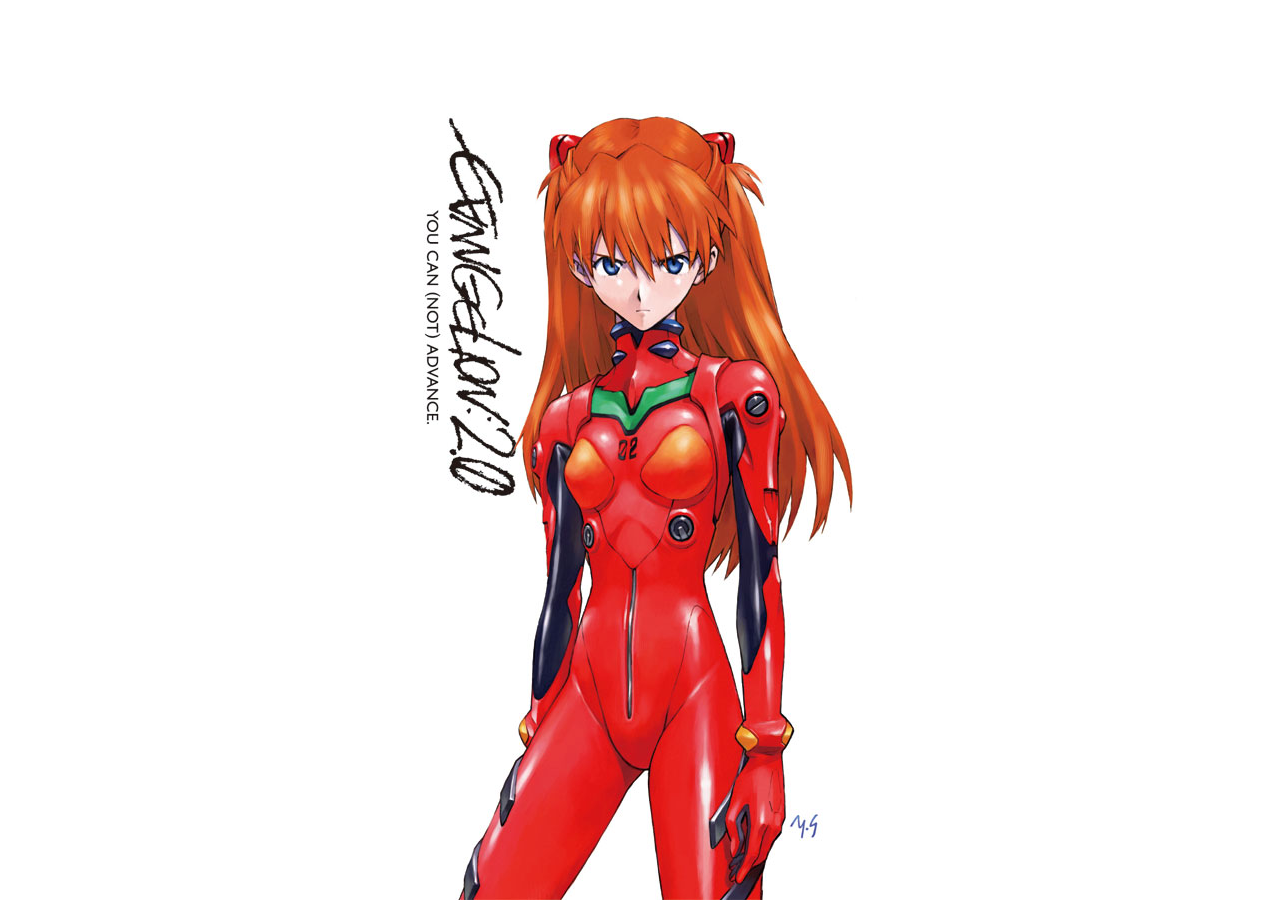
<file: index.html>
<!DOCTYPE html>
<html>
  <head>
    <meta charset="utf-8">
    <title>Asuka Moe</title>
    <meta name="description" content="Asuka Langley Moe in Evangelion.">
    <meta name="keywords" content="Asuka, アスカ, Soryu, Shikinami, Langley, 惣流, 式波, ラングレー, Evangelion, ヱヴァンゲリヲン, ヱヴァ, エヴァンゲリオン, エヴァ, EVA, アニメ, 映画, 萌え">
    <meta name="viewport" content="width=device-width, initial-scale=1">
    <link rel="canonical" href="http://asuka.moe">
    <link rel="shortcut icon" type="image/x-icon" href="favicon.ico">
    <link rel="stylesheet" type="text/css" href="styles/asuka.css">
    <!-- Global site tag (gtag.js) - Google Analytics -->
    <script async src="https://www.googletagmanager.com/gtag/js?id=G-SK0KQ467RL"></script>
    <script>
      window.dataLayer = window.dataLayer || [];
      function gtag(){dataLayer.push(arguments);}
      gtag('js', new Date());

      gtag('config', 'G-SK0KQ467RL');
    </script>
  </head>
  <body>
    <img id="asuka" class="center image" src="images/Asuka.jpg" alt="Asuka Langley" />
  </body>
</html>
</file>
<file: styles/asuka.css>
* {
  margin: 0;
  padding: 0;
}

h1 {
  margin: 10px;
  text-align: center;
}

img {
  border: none;
}

.center {
  margin: auto;
  position: absolute;
  left: 0;
  right: 0;
}

.image {
  max-width: 100%;
  max-height: 100%;
}

#asuka {
  bottom: 0;
}
</file>
